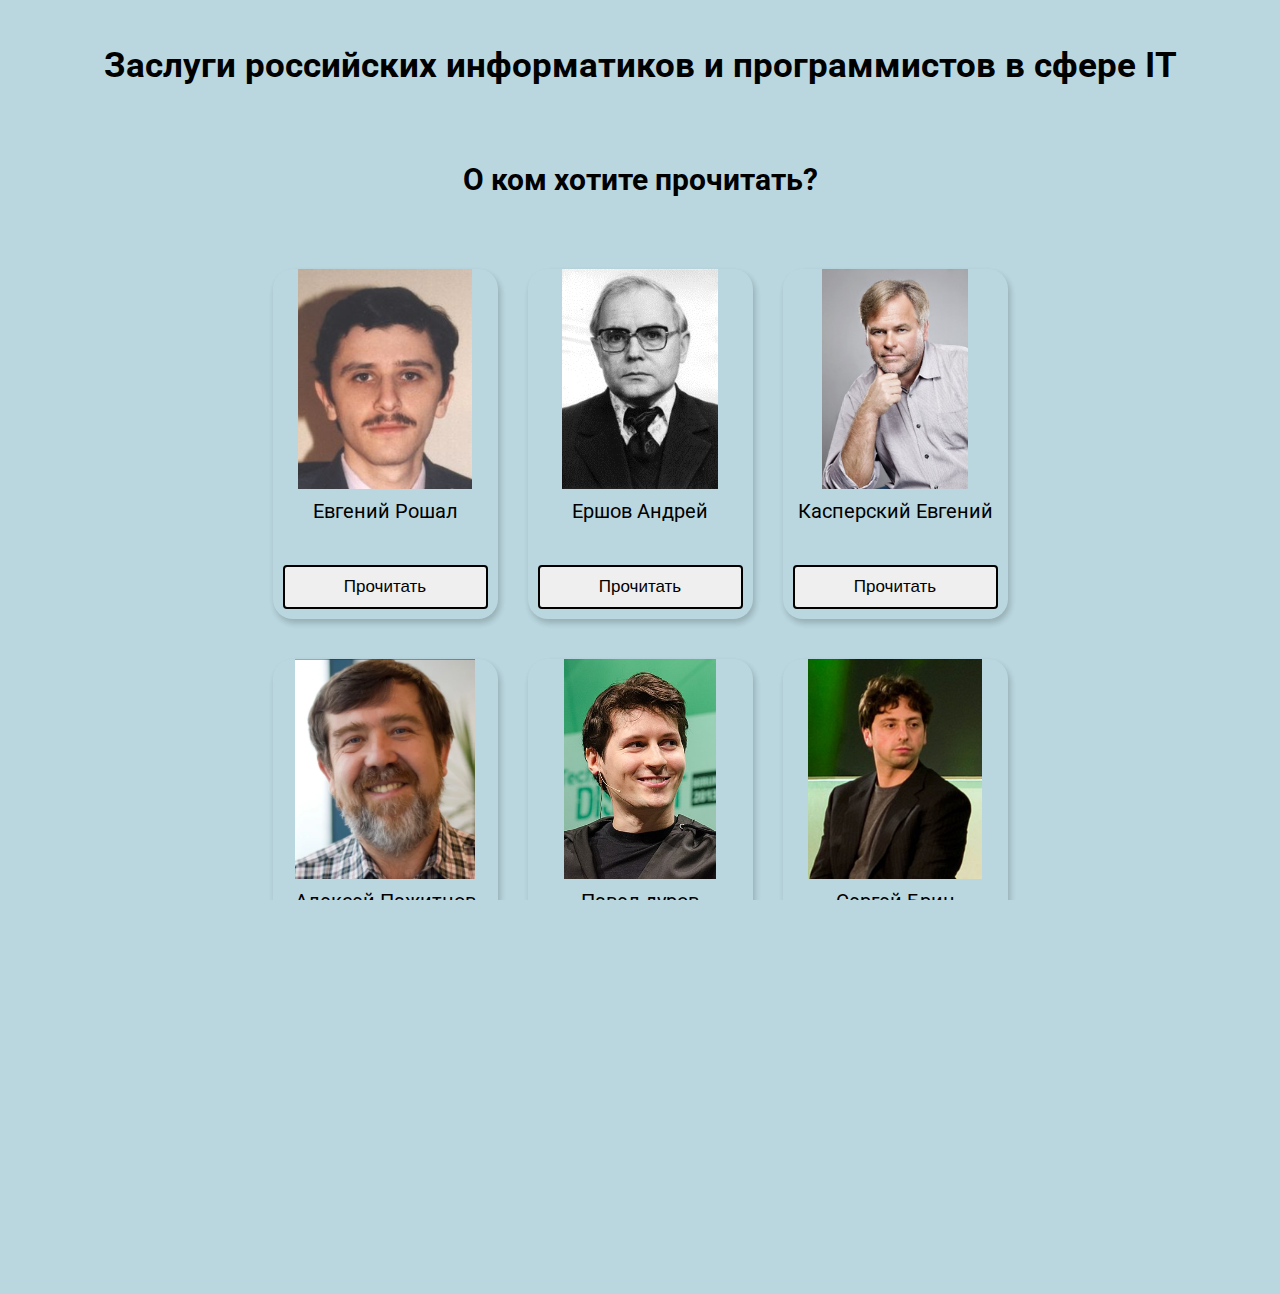
<file: index.html>
<!DOCTYPE html>
<html lang="ru">
<head>
    <title>RuIt</title>
    <meta charset="UTF-8">
    <meta name="viewport" content="width=device-width, initial-scale=1.0">
    <link href="https://fonts.googleapis.com/css?family=Roboto" rel="stylesheet">
    <link rel="stylesheet" href="style.css">
</head>

<body>
    <div>
        <h1 style="font-size: 35px; margin: 30px; line-height: 1.5; text-align: center; margin-top: 40px;">
            Заслуги российских информатиков и программистов в сфере IT
        </h1>
    </div>
    <div>
        <h3 style="font-size: 30px;   margin: 10px; line-height: 1.5; text-align: center; margin-top: 5%;;">
            О ком хотите прочитать?
        </h3>
    </div>
    <br><br><br>
    <div class="cards">
        <!-- Карточка товара -->


        <div class="card">
            <div class="card">
                <!-- Верхняя часть -->
                <div class="card__top">
                    <!-- Изображение-ссылка -->
                    <a href="./rosh.html" class="card__image">
                        <img src="./imag/roshal.png" alt="Евгений Рошал" />
                    </a>
                </div>
                <!-- Нижняя часть -->
                <div class="card__bottom">
                    <!-- Ссылка-название -->
                    <a class="text_On_Card">
                        Евгений Рошал
                    </a>
                    <!-- Кнопка -->
                    <button class="card__add", onclick="window.location.href = './rosh.html'"> Прочитать </button>
                </div>
            </div>
        </div>


        <div class="card">
            <div class="card">
                <!-- Верхняя часть -->
                <div class="card__top">
                    <!-- Изображение-ссылка -->
                    <a href="./ershov.html" class="card__image">
                        <img src="./imag/ershov.png" alt="Ершов Андрей" />
                    </a>
                </div>
                <!-- Нижняя часть -->
                <div class="card__bottom">
                    <!-- Ссылка-название -->
                    <a class="text_On_Card">
                        Ершов Андрей
                    </a>
                    <!-- Кнопка -->
                    <button class="card__add", onclick="window.location.href = './ershov.html'"> Прочитать </button>
                </div>
            </div>
        </div>

        <div class="card">
            <div class="card">
                <!-- Верхняя часть -->
                <div class="card__top">
                    <!-- Изображение-ссылка -->
                    <a href="./kasper.html" class="card__image">
                        <img src="./imag/kasper.png" alt="Касперский Евгений" />
                    </a>
                </div>
                <!-- Нижняя часть -->
                <div class="card__bottom">
                    <!-- Ссылка-название -->
                    <a class="text_On_Card">
                        Касперский Евгений
                    </a>
                    <!-- Кнопка -->
                    <button class="card__add", onclick="window.location.href = './kasper.html'" > Прочитать </button>
                </div>
            </div>
        </div>


        <div class="card">
            <div class="card">
                <!-- Верхняя часть -->
                <div class="card__top">
                    <!-- Изображение-ссылка -->
                    <a href="./paj.html" class="card__image">
                        <img src="./imag/paj.png" alt="Алексей Пажитнов" />
                    </a>
                </div>
                <!-- Нижняя часть -->
                <div class="card__bottom">
                    <!-- Ссылка-название -->
                    <a class="text_On_Card">
                        Алексей Пажитнов
                    </a>
                    <!-- Кнопка -->
                    <button class="card__add", onclick="window.location.href = './paj.html'" > Прочитать </button>
                </div>
            </div>
        </div>


        <div class="card">
            <div class="card">
                <!-- Верхняя часть -->
                <div class="card__top">
                    <!-- Изображение-ссылка -->
                    <a href="./pavel.html" class="card__image">
                        <img src="./imag/pavel.png" alt="Павел Дуров" />
                    </a>
                </div>
                <!-- Нижняя часть -->
                <div class="card__bottom">
                    <!-- Ссылка-название -->
                    <a class="text_On_Card">
                        Павел дуров
                    </a>
                    <!-- Кнопка -->
                    <button class="card__add", onclick="window.location.href = './pavel.html'" >Прочитать</button>
                </div>
            </div>
        </div>


        <div class="card">
            <div class="card">
                <!-- Верхняя часть -->
                <div class="card__top">
                    <!-- Изображение-ссылка -->
                    <a href="./brin.html" class="card__image">
                        <img src="./imag/brin.png" alt="Сергей Брин" />
                    </a>
                </div>
                <!-- Нижняя часть -->
                <div class="card__bottom">
                    <!-- Ссылка- название -->
                    <a class="text_On_Card">
                        Сергей Брин
                    </a>
                    <!-- Кнопка -->
                    <button class="card__add", onclick="window.location.href = './brin.html'" > Прочитать </button>
                </div>
            </div>
        </div>



    </div>
    <br><br><br><br><br><br><br><br><br><br><br><br><br><br><br>
</body>

</html>
</file>
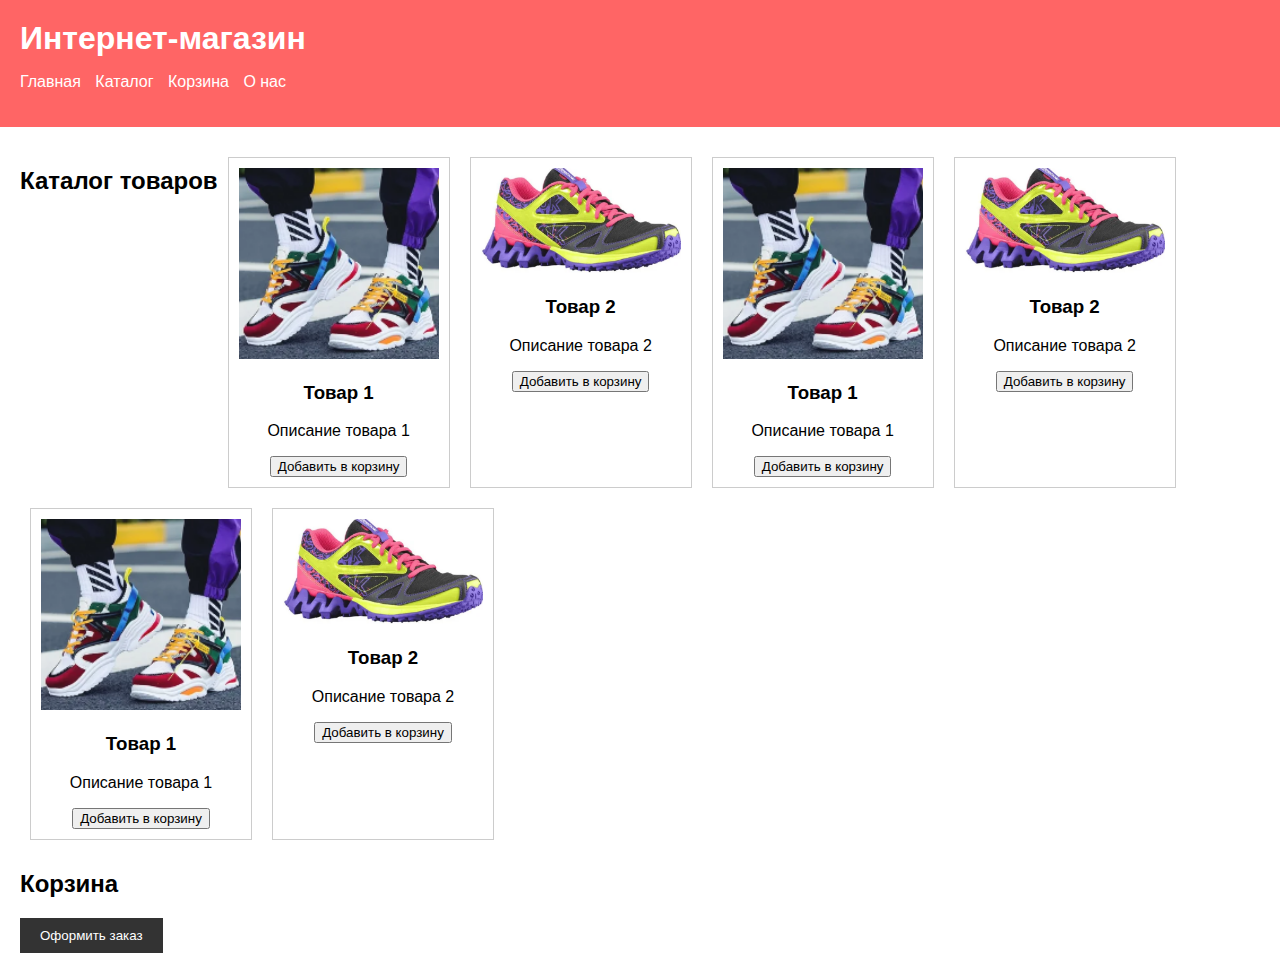
<file: new/new_porj/index.html>
<!DOCTYPE html>
<html>
<head>
  <title>Интернет-магазин</title>
  <link rel="stylesheet" type="text/css" href="style.css">
</head>
<body>
  <header>
    <h1>Интернет-магазин</h1>
    <nav>
      <ul>
        <li><a href="#">Главная</a></li>
        <li><a href="./katalog.html">Каталог</a></li>
        <li><a href="./korzina.html">Корзина</a></li>
        <li><a href="#">О нас</a></li>
      </ul>
    </nav>
  </header>

  <main>
    <section id="products">
      <h2>Каталог товаров</h2>
      <div class="product">
        <img src="product1.png" alt="Товар 1">
        <h3>Товар 1</h3>
        <p>Описание товара 1</p>
        <button class="add-to-cart">Добавить в корзину</button>
      </div>
      <div class="product">
        <img src="product2.png" alt="Товар 2">
        <h3>Товар 2</h3>
        <p>Описание товара 2</p>
        <button class="add-to-cart">Добавить в корзину</button>
      </div>
      <div class="product">
        <img src="product1.png" alt="Товар 1">
        <h3>Товар 1</h3>
        <p>Описание товара 1</p>
        <button class="add-to-cart">Добавить в корзину</button>
      </div>
      <div class="product">
        <img src="product2.png" alt="Товар 2">
        <h3>Товар 2</h3>
        <p>Описание товара 2</p>
        <button class="add-to-cart">Добавить в корзину</button>
      </div>
      <div class="product">
        <img src="product1.png" alt="Товар 1">
        <h3>Товар 1</h3>
        <p>Описание товара 1</p>
        <button class="add-to-cart">Добавить в корзину</button>
      </div>
      <div class="product">
        <img src="product2.png" alt="Товар 2">
        <h3>Товар 2</h3>
        <p>Описание товара 2</p>
        <button class="add-to-cart">Добавить в корзину</button>
      </div>
      <!-- Добавьте больше товаров -->
    </section>

    <section id="cart">
      <h2>Корзина</h2>
      <ul id="cart-items">
        <!-- Здесь будут отображаться выбранные товары -->
      </ul>
      <button id="checkout">Оформить заказ</button>
    </section>
  </main>

  <script src="submit.js"></script>
</body>
</html>
</file>
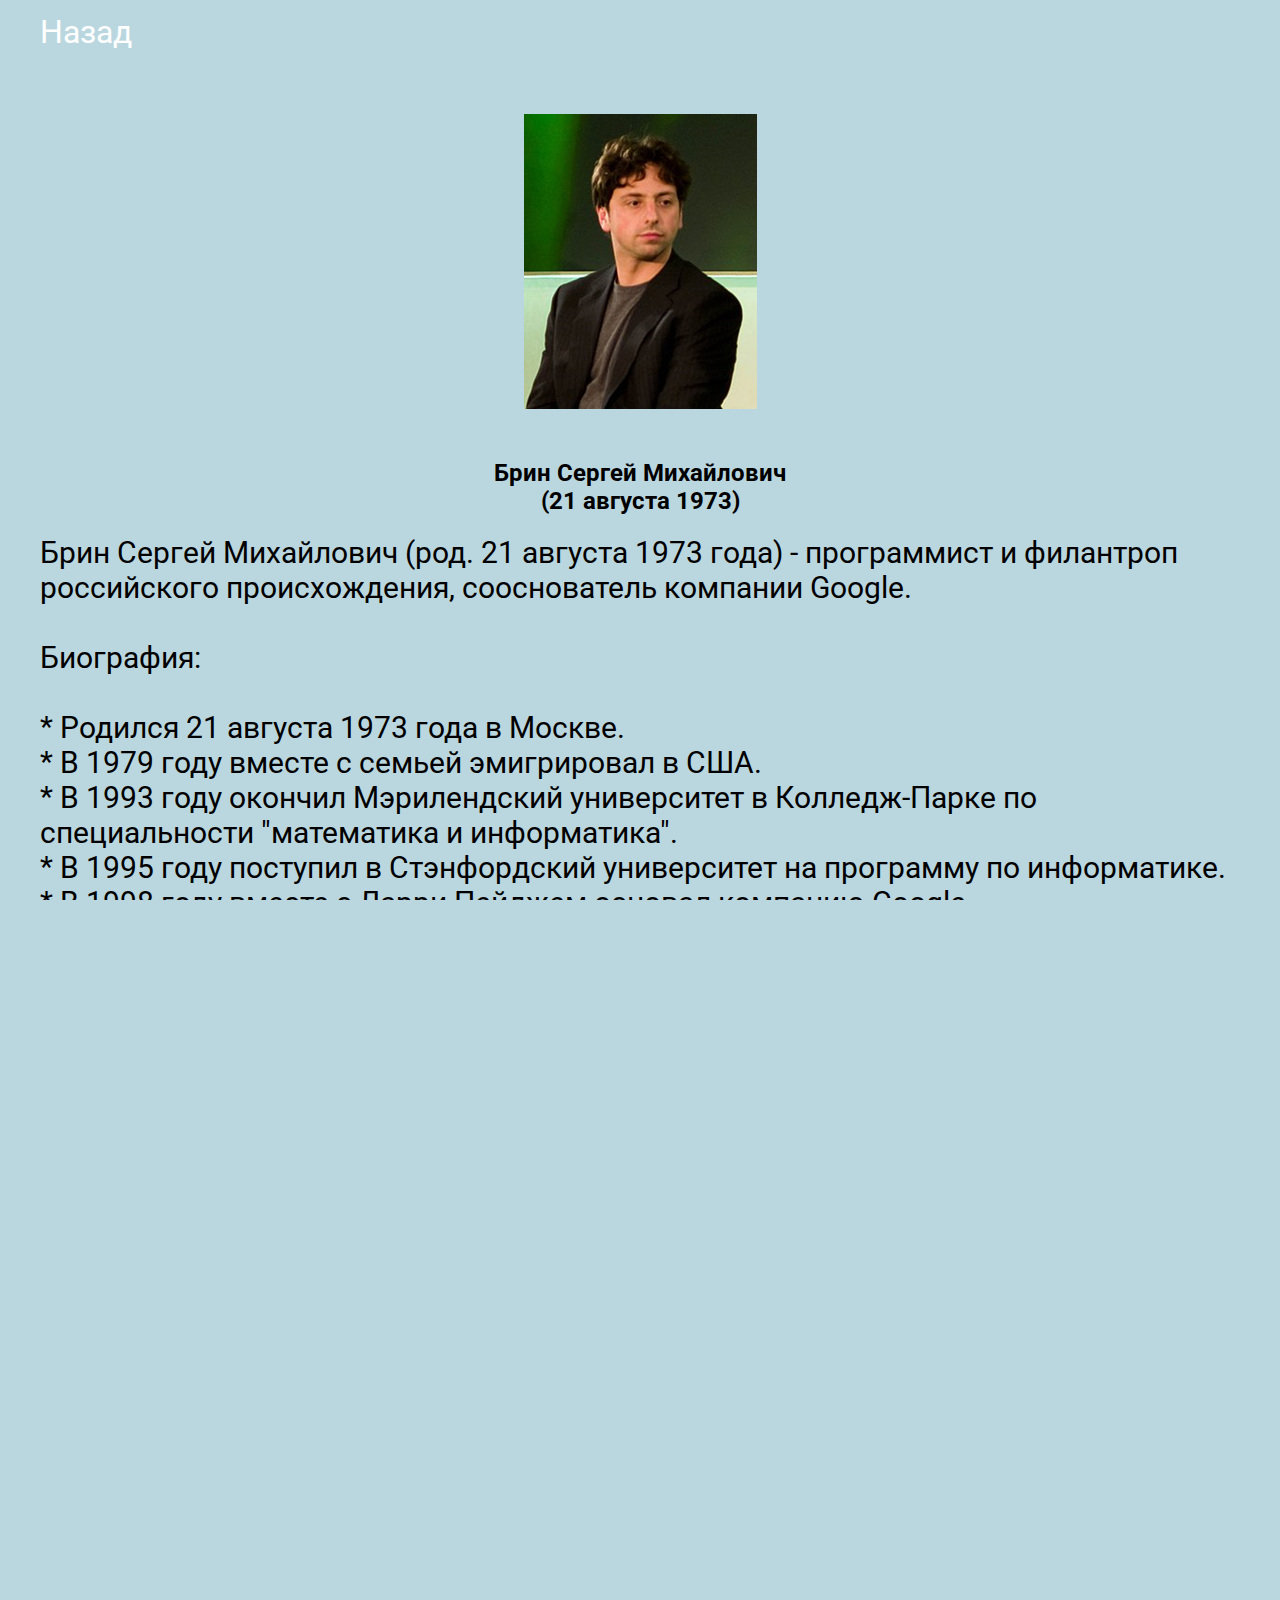
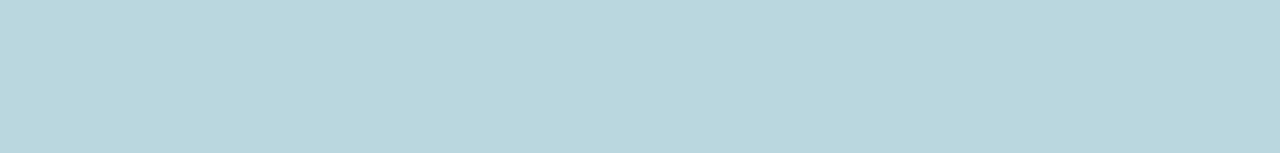
<file: brin.html>
<!DOCTYPE html>
<html lang="ru">

<head>
    <title>RuIt</title>
    <meta charset="UTF-8">
    <link href="https://fonts.googleapis.com/css?family=Roboto" rel="stylesheet">
    <link rel="stylesheet" href="style.css">
</head>
<body>
    <header>
        <nav class="nav">
            <a href="./index.html">Назад</a>
        </nav>
    </header>

    <main>
        <div>
            <img class="forimg" src="./imag/brin.png">
        </div>
        <div>
            <h2 style="text-align: center; margin-top: 30px;" >Брин Сергей Михайлович<br>(21 августа 1973)
            </h2>
        </div>
        <div>
            <p>Брин Сергей Михайлович (род. 21 августа 1973 года) - программист и филантроп российского происхождения, сооснователь компании Google.<br><br>

                Биография:<br><br>

                * Родился 21 августа 1973 года в Москве.<br>
                * В 1979 году вместе с семьей эмигрировал в США.<br>
                * В 1993 году окончил Мэрилендский университет в Колледж-Парке по специальности "математика и информатика".<br>
                * В 1995 году поступил в Стэнфордский университет на программу по информатике.<br>
                * В 1998 году вместе с Ларри Пейджем основал компанию Google.<br><br>

                Достижения:<br><br>

                * Брин является одним из самых успешных предпринимателей в мире.<br>
                * Компания Google, основанная им, стала одной из крупнейших и влиятельных компаний в мире.<br>
                * Поисковая система Google, разработанная им, стала самой популярной поисковой системой в мире.<br>
                * Брин известен своими взглядами на свободу информации и инновации.<br>
                * Он является активным сторонником развития искусственного интеллекта и других передовых технологий.<br><br>

                Брин был удостоен ряда наград, в том числе премии "Человек года" журнала Time (2004) и премии "Предприниматель года" по версии Ernst & Young (2007).<br>

                Брин является одним из самых выдающихся предпринимателей современности. Его работы оказали большое влияние на развитие интернета и технологий.<br>

                Брин также известен своей благотворительной деятельностью. В 2015 году он вместе с Ларри Пейджем основал фонд Breakthrough Prize Foundation, который ежегодно вручает премии ученым в области фундаментальной физики, математики и биологии.</p>
        </div>
    </main>
    <br><br><br><br><br><br><br>
</body>
</html>
</file>
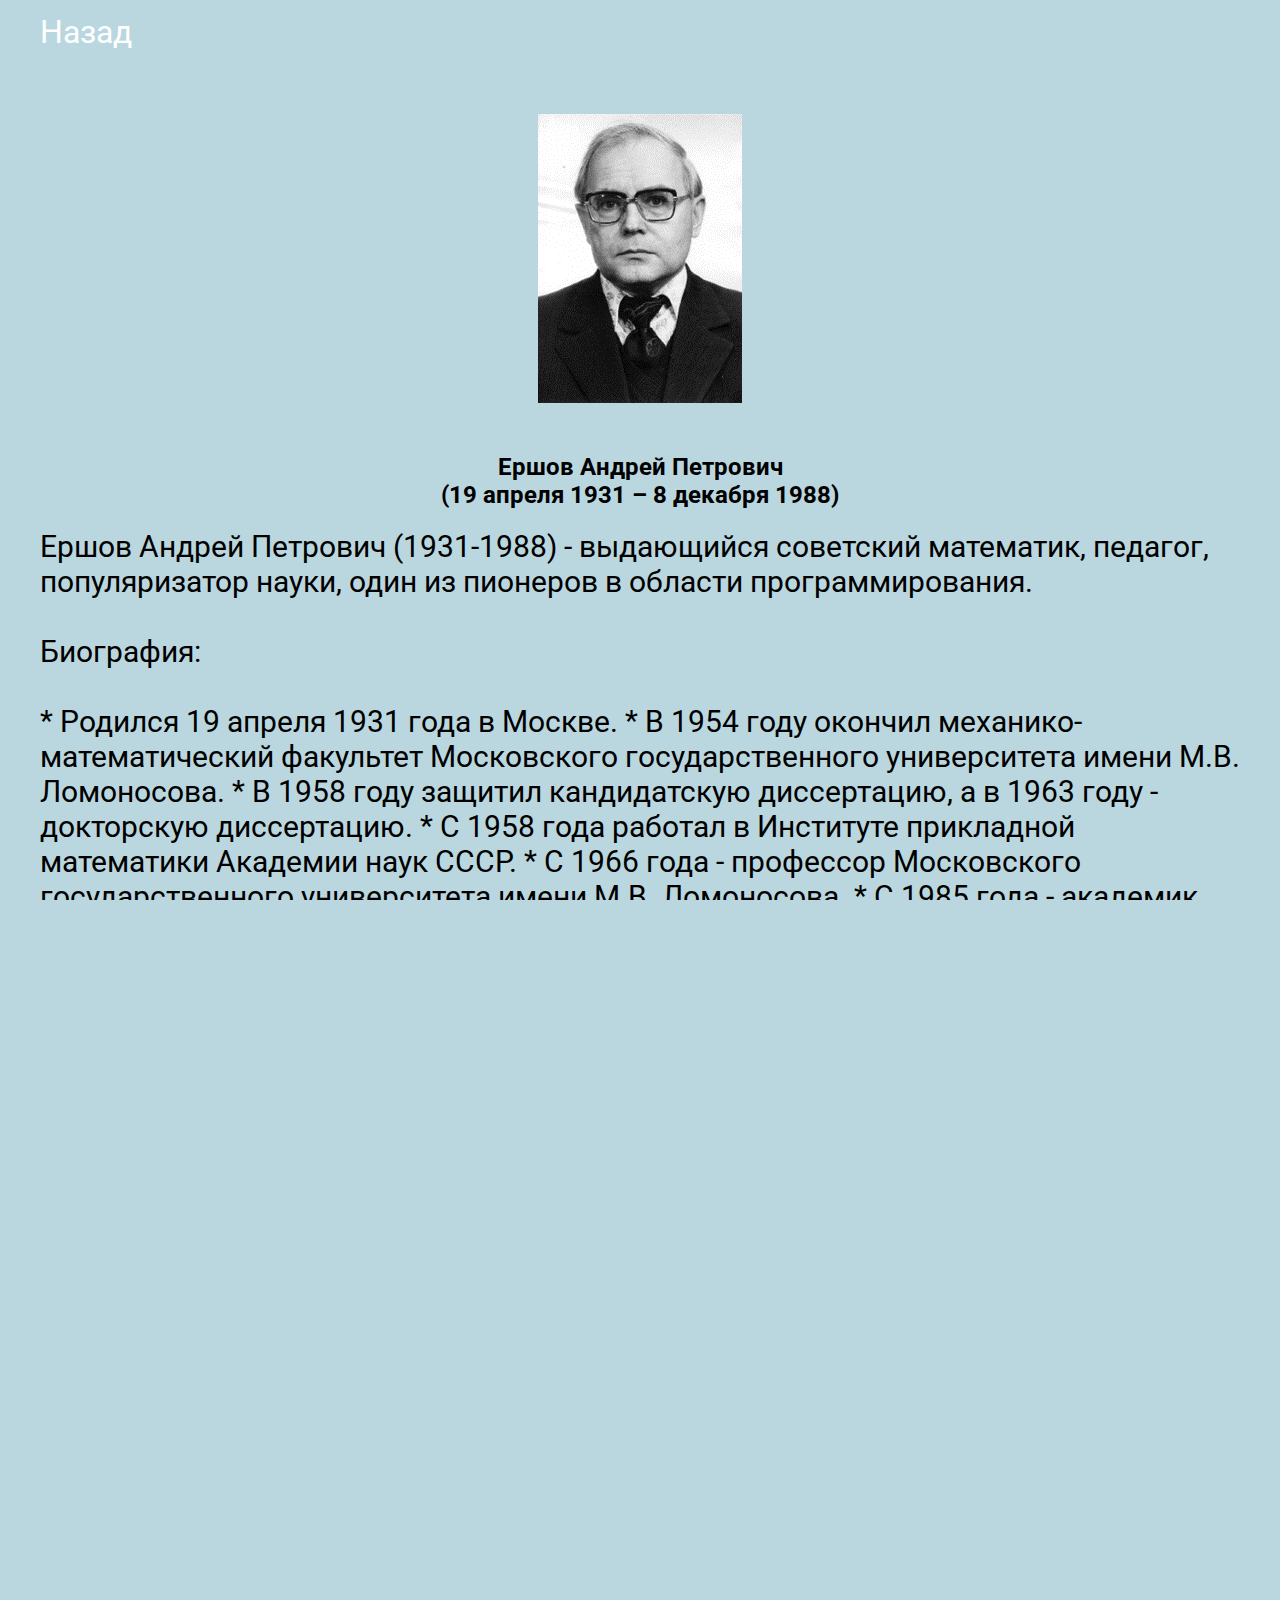
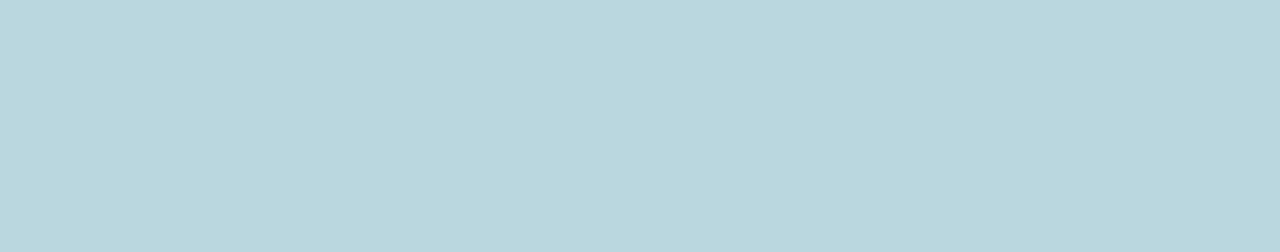
<file: ershov.html>
<!DOCTYPE html>
<html lang="ru">

<head>
    <title>RuIt</title>
    <meta charset="UTF-8">
    <link href="https://fonts.googleapis.com/css?family=Roboto" rel="stylesheet">
    <link rel="stylesheet" href="style.css">
</head>
<body>
    <header>
        <nav class="nav">
            <a href="./index.html">Назад</a>
        </nav>
    </header>
    <main>
        <div>
        <img class="forimg" src="./imag/ershov.png">
        </div>
        <div>
            <h2 style="text-align: center; margin-top: 30px;" >Ершов Андрей Петрович<br>(19 апреля 1931 – 8 декабря 1988)</h2>
        </div>
        <div>
            <p>
                Ершов Андрей Петрович (1931-1988) - выдающийся советский математик, педагог, популяризатор науки, один из пионеров в области программирования.
                <br><br>
                Биография:<br><br>

                * Родился 19 апреля 1931 года в Москве.
                * В 1954 году окончил механико-математический факультет Московского государственного университета имени М.В. Ломоносова.
                * В 1958 году защитил кандидатскую диссертацию, а в 1963 году - докторскую диссертацию.
                * С 1958 года работал в Институте прикладной математики Академии наук СССР.
                * С 1966 года - профессор Московского государственного университета имени М.В. Ломоносова.
                * С 1985 года - академик Академии наук СССР.<br><br>

                Достижения:<br><br>

                * Ершов является одним из основоположников теории алгоритмов и программирования.<br>
                * В 1958 году он разработал первый в СССР алгоритмический язык программирования АЛГОЛ-60, который оказал большое влияние на развитие программирования во всем мире.<br>
                * В 1970-х годах Ершов разработал новый алгоритмический язык программирования РЕФАЛ, который отличается высокой выразительностью и удобством для программирования.<br>
                * Ершов также известен своими работами в области теории вычислительных систем, искусственного интеллекта и теории игр.<br>
                * Он был автором ряда книг и учебников по программированию, которые стали классическими.<br>
                * Ершов был талантливым педагогом и популяризатором науки.<br>
                * Он организовал первую в СССР школу по программированию и воспитал целую плеяду талантливых ученых и программистов.<br><br>

                За свои достижения Ершов был удостоен многих наград, в том числе Ленинской премии (1972) и Государственной премии СССР (1987).<br>

                Ершов скончался 8 декабря 1988 года в Москве.
            </p>
        </div>
    </main>

    <br><br><br><br><br><br><br>
</body>
</html>
</file>
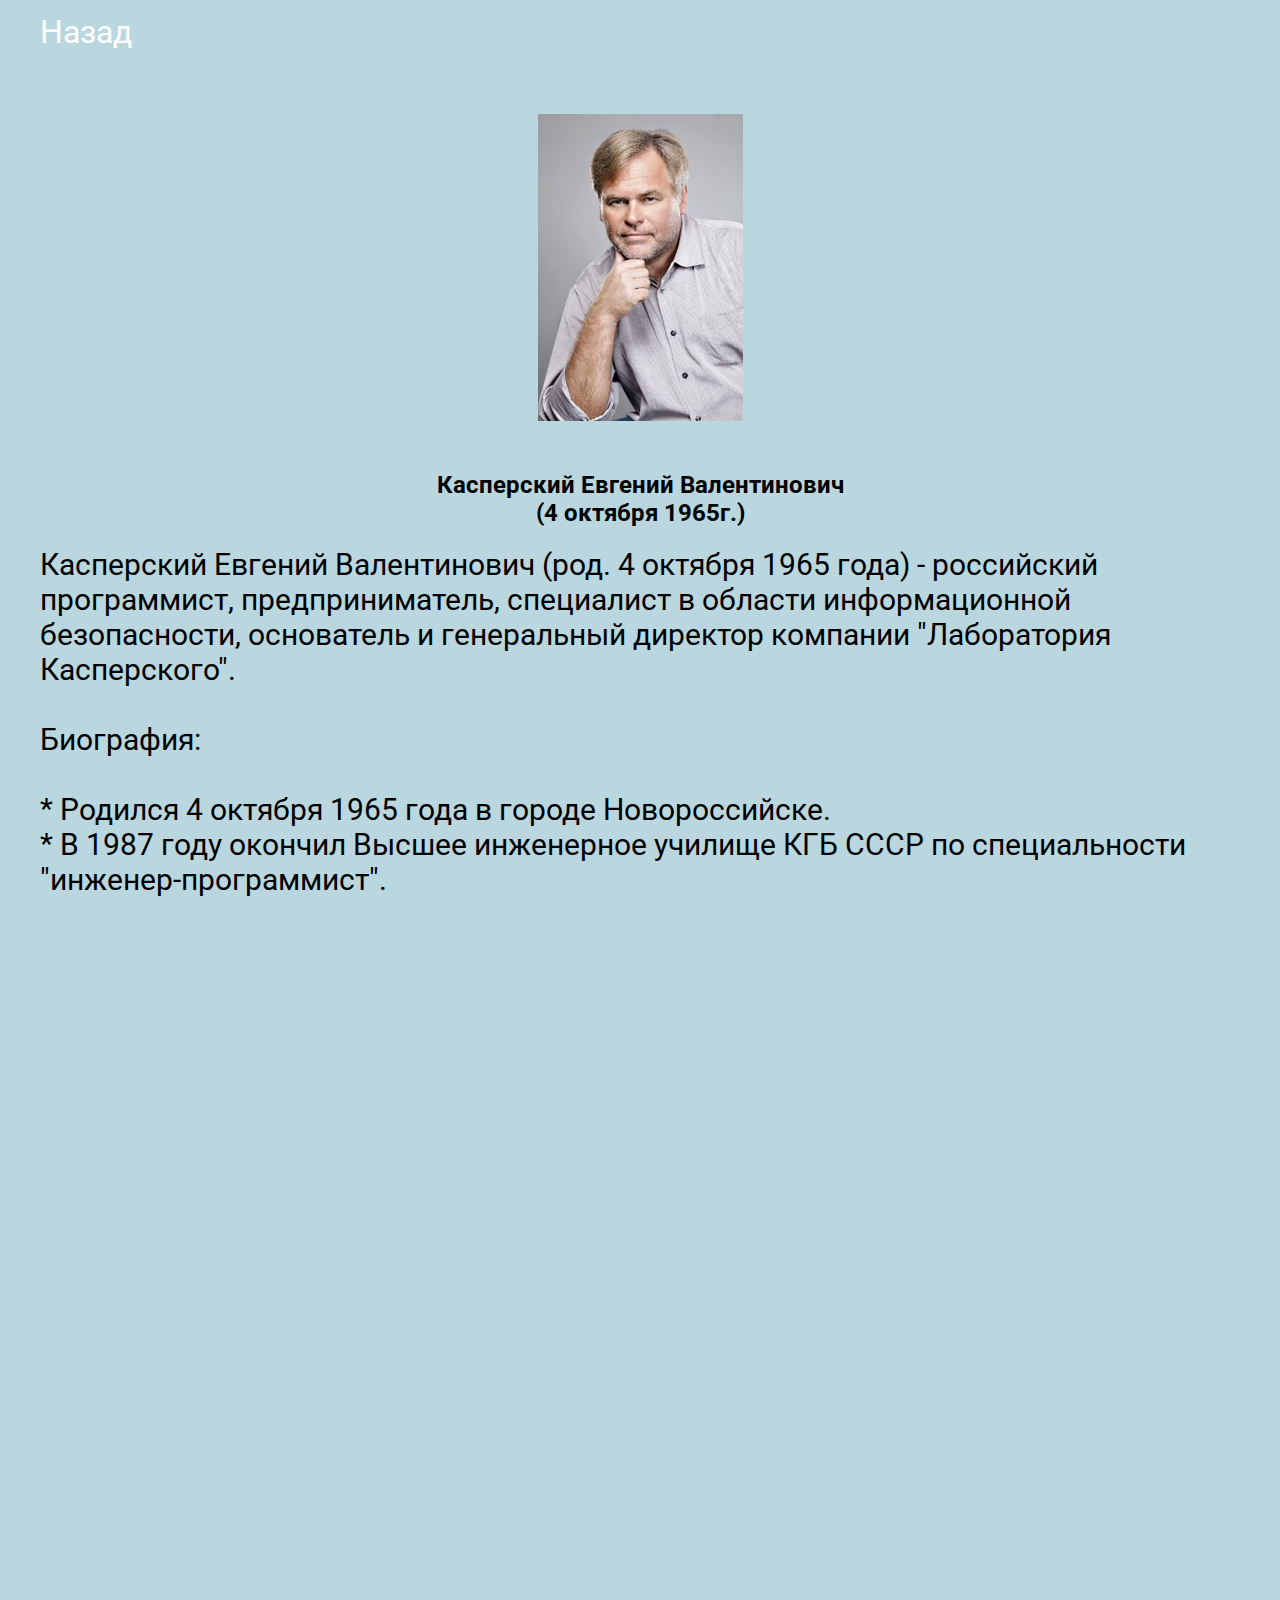
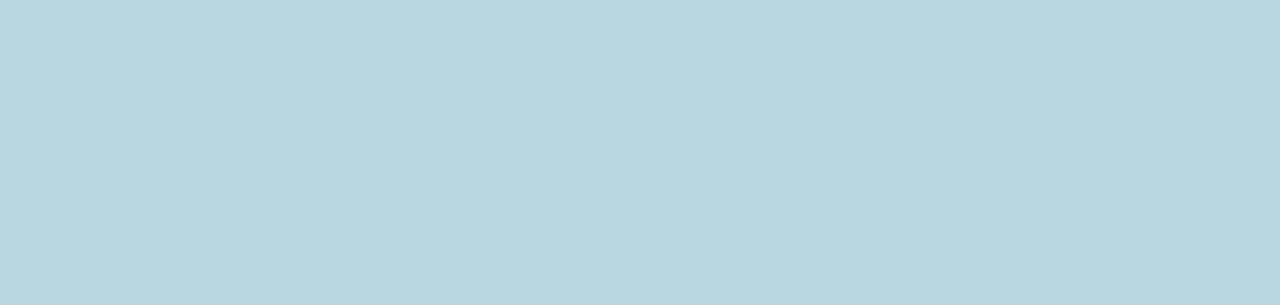
<file: kasper.html>
<!DOCTYPE html>
<html lang="ru">

<head>
    <title>RuIt</title>
    <meta charset="UTF-8">
    <link href="https://fonts.googleapis.com/css?family=Roboto" rel="stylesheet">
    <link rel="stylesheet" href="style.css">
</head>
<body>
    <header>
        <nav class="nav">
            <a href="./index.html">Назад</a>
        </nav>
    </header>
    <main>
        <div>
        <img class="forimg" src="./imag/kasper.png">
        </div>
        <div>
            <h2 style="text-align: center; margin-top: 30px;" >Касперский Евгений Валентинович<br>(4 октября 1965г.)</h2>
        </div>
        <div>
            <p>Касперский Евгений Валентинович (род. 4 октября 1965 года) - российский программист, предприниматель, специалист в области информационной безопасности, основатель и генеральный директор компании "Лаборатория Касперского".
                <br><br>
                Биография:<br><br>

                * Родился 4 октября 1965 года в городе Новороссийске.<br>
                * В 1987 году окончил Высшее инженерное училище КГБ СССР по специальности "инженер-программист".<br>
                * В 1991 году создал первую версию антивирусной программы AVP (AntiViral Toolkit Pro).<br>
                <br>* В 1997 году основал компанию "Лаборатория Касперского", которая впоследствии стала одной из ведущих мировых компаний в области информационной безопасности.
                <br><br>
                Достижения:<br><br>

                * Касперский является одним из ведущих мировых специалистов в области информационной безопасности.<br>
                * Компания "Лаборатория Касперского", основанная им, является одним из крупнейших производителей антивирусного программного обеспечения в мире.<br>
                * Продукты "Лаборатории Касперского" защищают более 400 миллионов компьютеров по всему миру.<br>
                * Касперский активно участвует в работе международных конференций и семинаров по вопросам информационной безопасности.<br>
                * Он является автором ряда научных работ и книг по проблемам защиты информации.<br><br>

                Касперский был удостоен ряда наград, в том числе премии Правительства Российской Федерации в области науки и техники (2003) и медали имени А.С. Попова Российской академии наук (2007).
                <br>
                Касперский является одним из самых выдающихся российских программистов. Его работы оказали большое влияние на развитие технологий защиты информации.
                </p>
        </div>
    </main>

    <br><br><br><br><br><br><br>
</body>
</html>
</file>
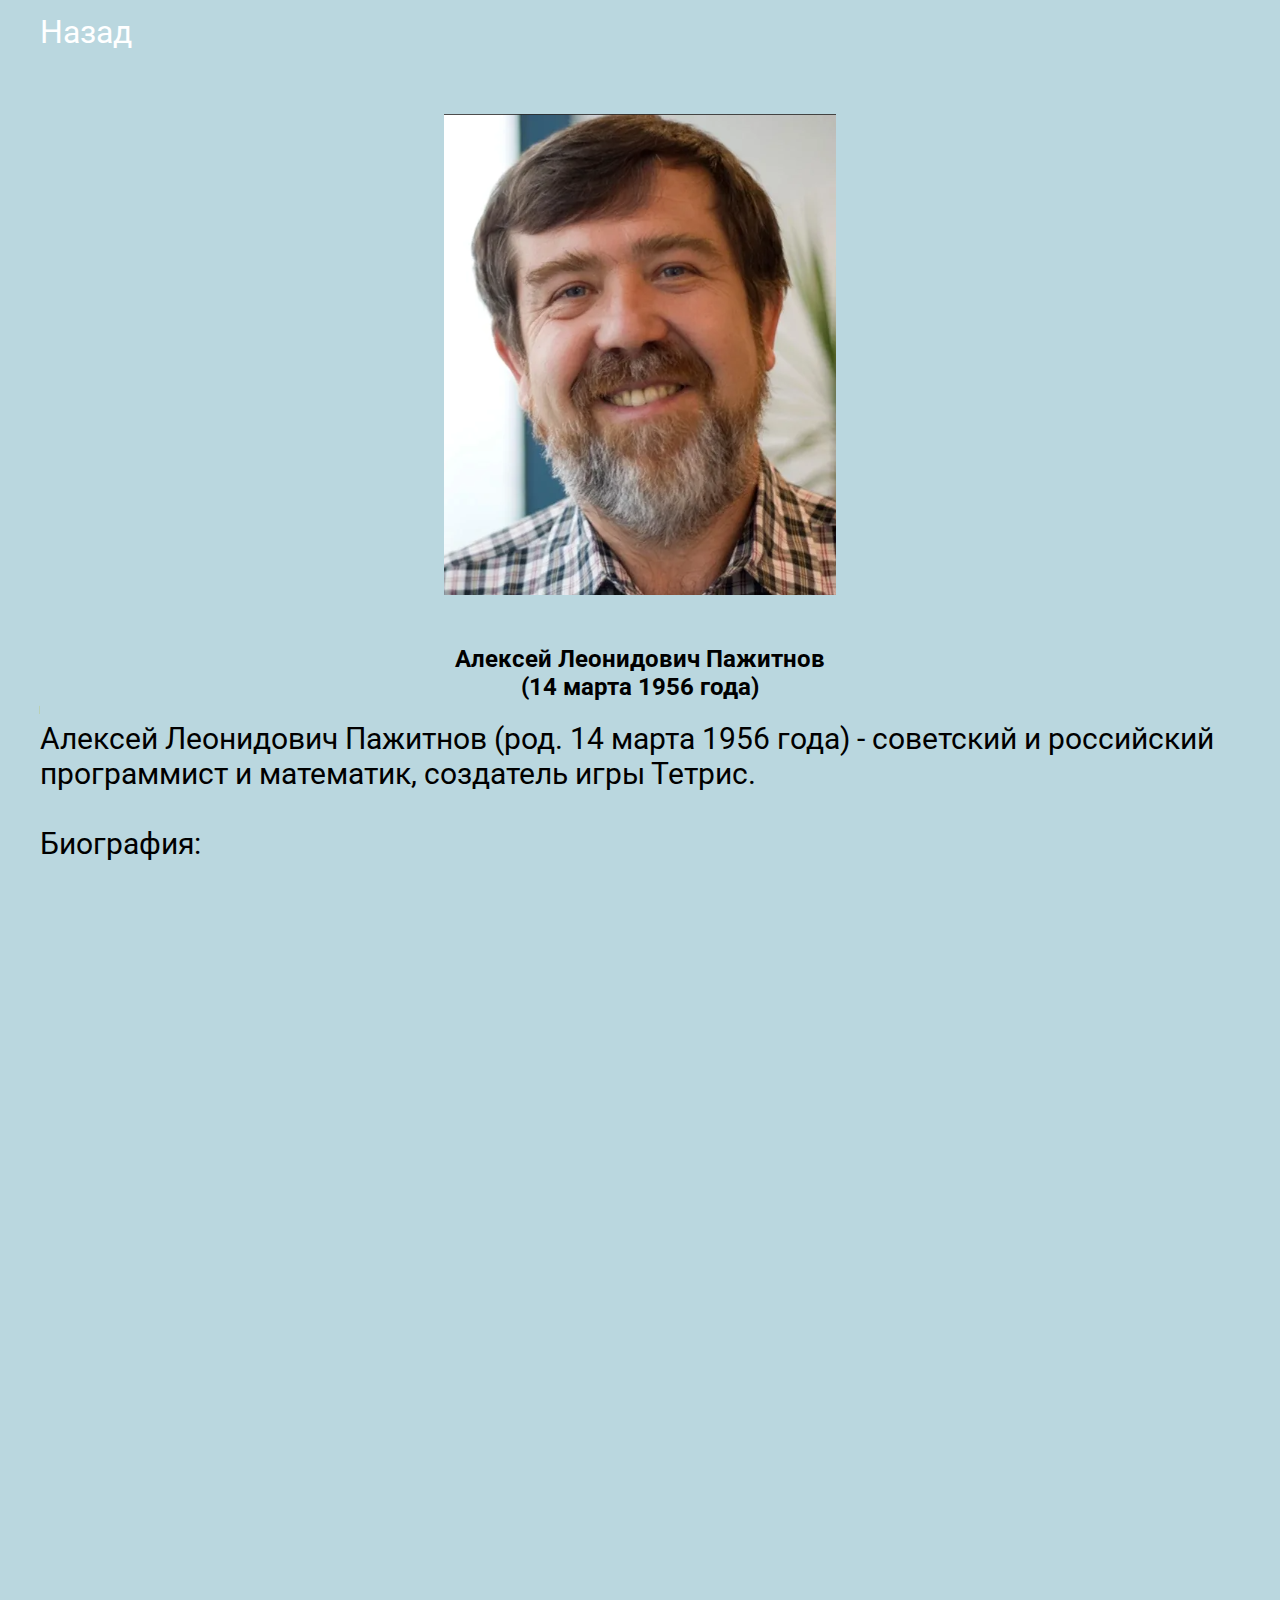
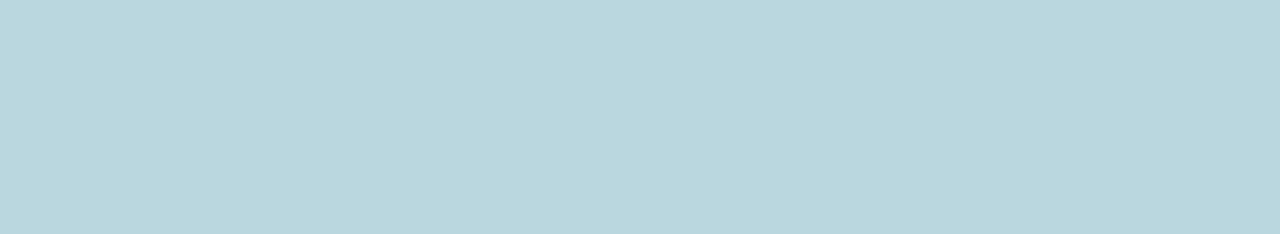
<file: paj.html>
<!DOCTYPE html>
<html lang="ru">

<head>
    <title>RuIt</title>
    <meta charset="UTF-8">
    <link href="https://fonts.googleapis.com/css?family=Roboto" rel="stylesheet">
    <link rel="stylesheet" href="style.css">
</head>
<body>
    <header>
        <nav class="nav">
            <a href="./index.html">Назад</a>
        </nav>
    </header>
    <main>
        <div>
        <img class="forimg" src="./imag/paj.png">
        </div>
        <div>
            <h2 style="text-align: center; margin-top: 30px;" >Алексей Леонидович Пажитнов<br>(14 марта 1956 года)</h2>
        </div>
        <div>
            <p>Алексей Леонидович Пажитнов (род. 14 марта 1956 года) - советский и российский программист и математик, создатель игры Тетрис.<br><br>

                Биография:<br><br>

                * Родился 14 марта 1956 года в Москве.<br>
                * В 1979 году окончил факультет вычислительной математики и кибернетики Московского государственного университета имени М. В. Ломоносова.<br>
                * В 1984 году создал игру Тетрис.<br>
                * В 1991 году основал компанию Tetris Company, которая занималась продвижением и лицензированием игры.<br>
                * В 2005 году продал права на Тетрис компании Electronic Arts.<br><br>

                Достижения:<br><br>

                * Создатель одной из самых популярных компьютерных игр в мире - Тетрис.<br>
                * Лауреат множества премий, в том числе премии "Человек года" журнала Time (1996) и премии BAFTA Fellowship (2007).<br>
                * Почетный профессор Университета Аалто (Финляндия).<br>
                * Почетный член Российской академии наук.<br><br>

                Игра Тетрис, созданная Пажитновым, стала одной из самых популярных компьютерных игр в мире. Ее продажи превысили 170 миллионов копий. Тетрис также была портирована на множество игровых платформ, включая мобильные телефоны и игровые консоли.<br>

                Пажитнов является одним из самых известных и уважаемых разработчиков компьютерных игр в мире. Его работа оказала большое влияние на развитие индустрии компьютерных игр.</p>
        </div>
    </main>

    <br><br><br><br><br><br><br>
</body>
</html>
</file>
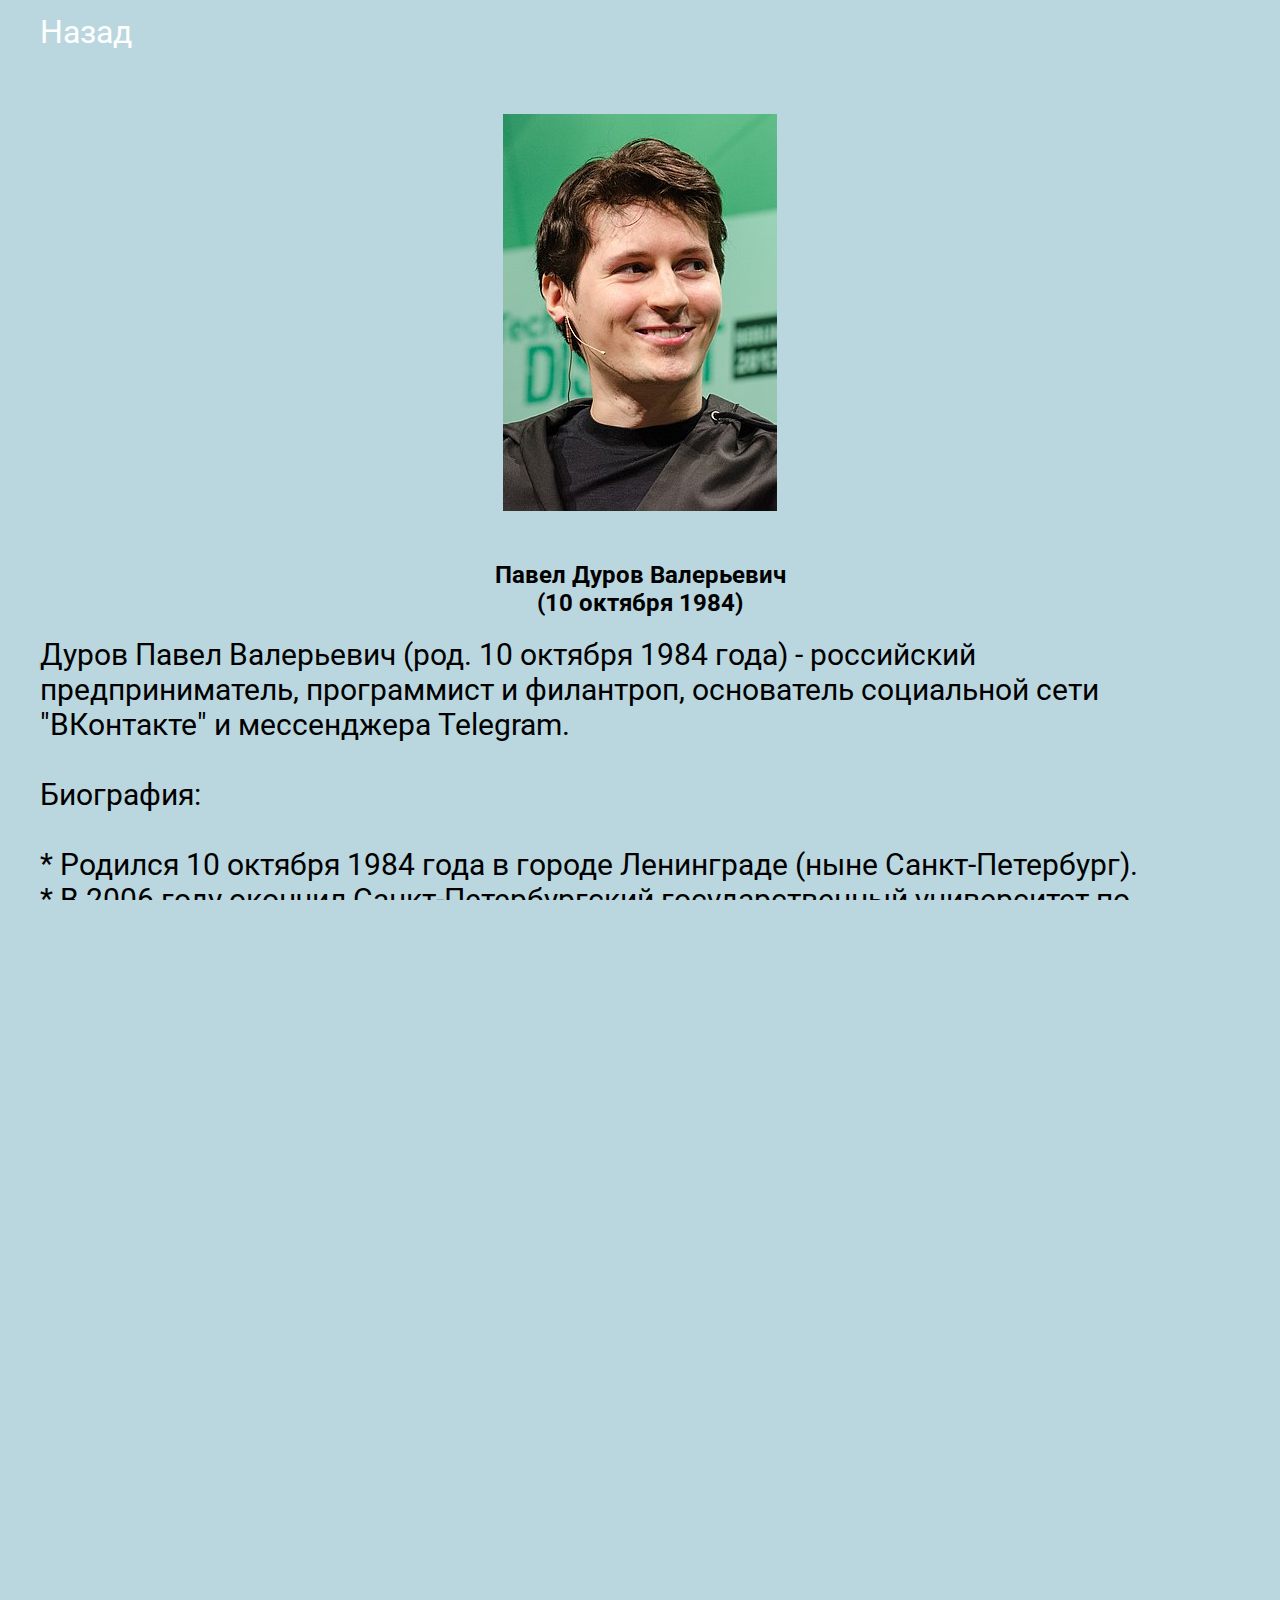
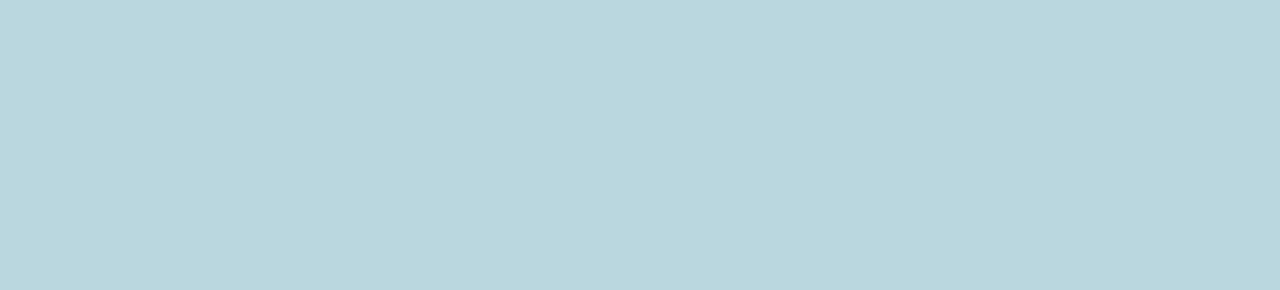
<file: pavel.html>
<!DOCTYPE html>
<html lang="ru">

<head>
    <title>RuIt</title>
    <meta charset="UTF-8">
    <link href="https://fonts.googleapis.com/css?family=Roboto" rel="stylesheet">
    <link rel="stylesheet" href="style.css">
</head>
<body>
    <header>
        <nav class="nav">
            <a href="./index.html">Назад</a>
        </nav>
    </header>
    <main>
        <div>
        <img class="forimg" src="./imag/pavel.png">
        </div>
        <div>
            <h2 style="text-align: center; margin-top: 30px;" >Павел Дуров Валерьевич<br>(10 октября 1984)</h2>
        </div>
        <div>
            <p>Дуров Павел Валерьевич (род. 10 октября 1984 года) - российский предприниматель, программист и филантроп, основатель социальной сети "ВКонтакте" и мессенджера Telegram.<br><br>

                Биография:<br><br>

                * Родился 10 октября 1984 года в городе Ленинграде (ныне Санкт-Петербург).<br>
                * В 2006 году окончил Санкт-Петербургский государственный университет по специальности "филология".<br>
                * В 2006 году основал социальную сеть "ВКонтакте".<br>
                * В 2014 году покинул Россию и переехал в Германию.<br>
                * В 2013 году основал мессенджер Telegram.<br><br>

                Достижения:<br><br>

                * Дуров является одним из самых успешных российских предпринимателей.<br>
                * Социальная сеть "ВКонтакте", созданная им, стала самой популярной социальной сетью в России и одной из крупнейших в мире.<br>
                * Мессенджер Telegram, созданный им, также стал одним из самых популярных мессенджеров в мире.<br>
                * Дуров известен своими взглядами на свободу слова и неприкосновенность частной жизни.<br>
                * Он является активным критиком российской власти и выступает за либеральные реформы.<br><br>

                Дуров был удостоен ряда наград, в том числе премии "Человек года" журнала GQ (2011) и премии "Предприниматель года" по версии Ernst & Young (2014).<br>

                Дуров является одним из самых выдающихся российских предпринимателей современности. Его работы оказали большое влияние на развитие социальных сетей и мессенджеров.<br>

                Дуров также известен своей благотворительной деятельностью. В 2015 году он пожертвовал 100 миллионов долларов на развитие науки и образования в России.</p>
        </div>
    </main>

    <br><br><br><br><br><br><br>
</body>
</html>
</file>
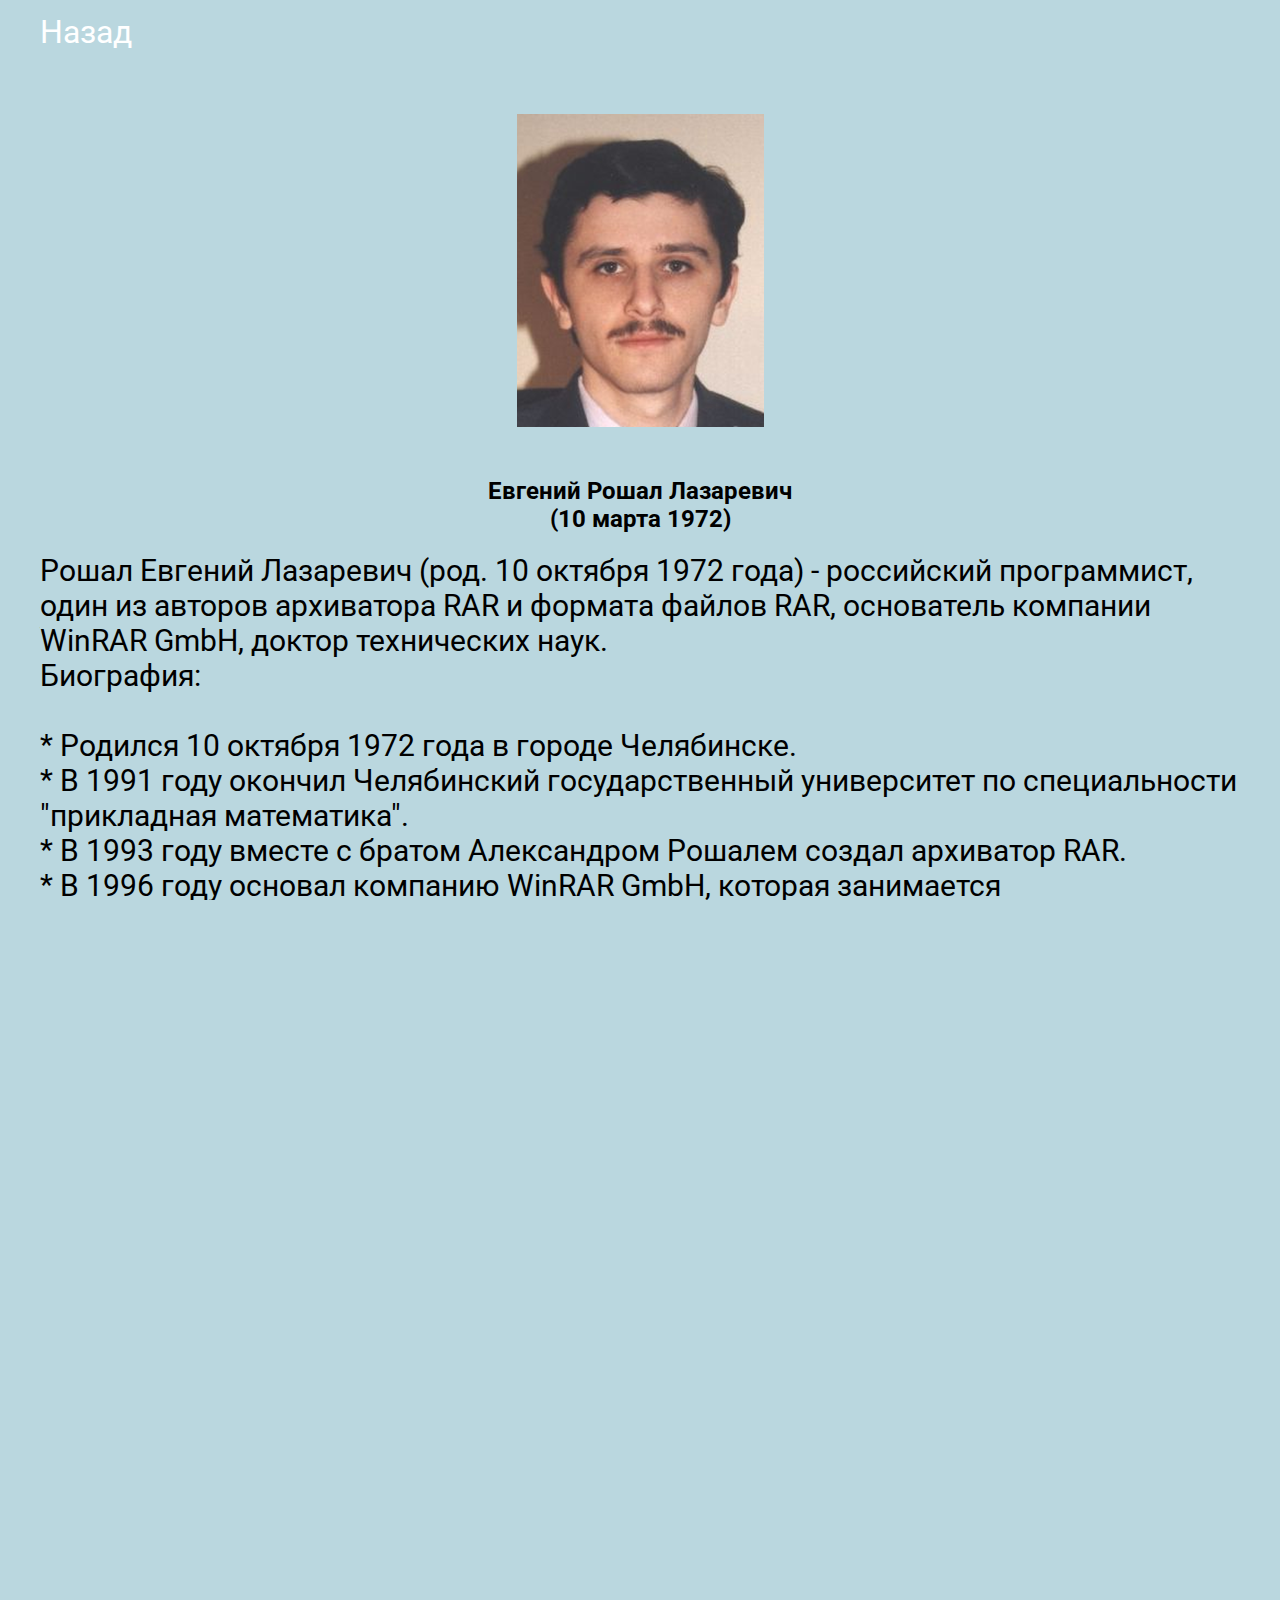
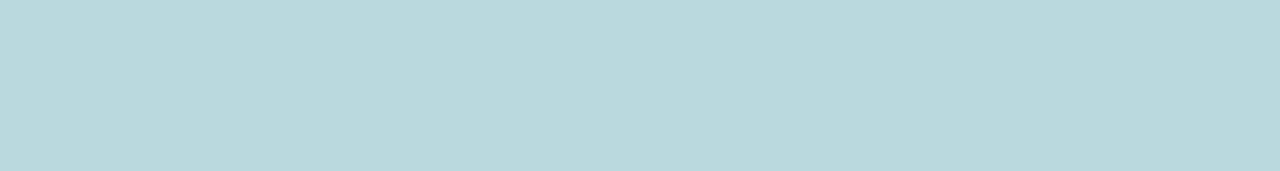
<file: rosh.html>
<!DOCTYPE html>
<html lang="ru">

<head>
    <title>RuIt</title>
    <meta charset="UTF-8">
    <link href="https://fonts.googleapis.com/css?family=Roboto" rel="stylesheet">
    <link rel="stylesheet" href="style.css">
</head>
<body>
    <header>
        <nav class="nav">
            <a href="./index.html">Назад</a>
        </nav>
    </header>
    <main>
        <div>
        <img class="forimg" src="./imag/roshal.png">
        </div>
        <div>
            <h2 style="text-align: center; margin-top: 30px;" >Евгений Рошал Лазаревич<br>(10 марта 1972)</h2>
        </div>
        <div>
            <p>Рошал Евгений Лазаревич (род. 10 октября 1972 года) - российский программист, один из авторов архиватора RAR и формата файлов RAR, основатель компании WinRAR GmbH, доктор технических наук.
                <br>
                Биография:<br><br>

                * Родился 10 октября 1972 года в городе Челябинске.<br>
                * В 1991 году окончил Челябинский государственный университет по специальности "прикладная математика".<br>
                * В 1993 году вместе с братом Александром Рошалем создал архиватор RAR.<br>
                * В 1996 году основал компанию WinRAR GmbH, которая занимается распространением и поддержкой архиватора RAR.<br>
                * В 2002 году защитил докторскую диссертацию на тему "Разработка методов и алгоритмов сжатия данных на основе вероятностной модели источника".
                <br>
                Достижения:<br><br>

                * Рошал является одним из ведущих мировых специалистов в области сжатия данных.<br>
                * Архиватор RAR, созданный им совместно с братом, является одним из самых популярных архиваторов в мире.<br>
                * Рошал также является автором ряда других программных продуктов, в том числе утилиты восстановления данных RAR Recovery и архиватора SFX RAR.
                <br>* Рошал активно участвует в работе международных конференций и семинаров по вопросам сжатия данных и архивирования.<br>
                * Он является членом редколлегии журнала "Вестник МГТУ им. Н.Э. Баумана. Серия "Прикладная математика и информатика"".<br><br>

                Рошал был удостоен ряда наград, в том числе премии Правительства Российской Федерации в области науки и техники (2003) и медали имени А.С. Попова Российской академии наук (2007).

                Рошал является одним из самых выдающихся российских программистов. Его работы оказали большое влияние на развитие технологий сжатия данных и архивирования.
                </p>
        </div>
    </main>

    <br><br><br><br><br><br><br>
</body>
</html>
</file>
<file: style.css>
html,
body {
  width: 100%;
  height: 100%;
  margin: 0;
  padding: 0;
  overflow: auto;
  background: #BAD7DF;
  font-family: 'Roboto', sans-serif;
}

.text_On_Card {
  text-align: center;
  color: #000000;
  font-size: 20px;
}


p, a, h1, h2, h3 {
  color: #000000;
}

.cards {
  display: grid;
  /* Автоматически заполняем на всю ширину grid-контейнера */
  grid-template-columns: repeat(auto-fill, 225px);
  width: 100%;
  max-width: 900px;
  /* Ширина grid-контейнера */
  justify-content: center;
  justify-items: center;
  /* Размещаем карточку по центру */
  column-gap: 30px;
  /* Отступ между колонками */
  row-gap: 40px;
  /* Отступ между рядами */
  margin: 0 auto;
}

.card {
  width: 225px;
  min-height: 350px;
  box-shadow: 2px 4px 6px rgba(0, 0, 0, 0.1);
  display: flex;
  flex-direction: column;
  /* Размещаем элементы в колонку */
  border-radius: 20px;
  transition: 0.2s;
  position: relative;
}

/* При наведении на карточку - меняем цвет тени */
.card:hover {
  box-shadow: 5px 6px 17px #FFE2E2;
}

.card__top {
  flex: 0 0 220px;
  /* Задаем высоту 220px, запрещаем расширение и сужение по высоте */
  position: relative;
  overflow: hidden;
  /* Скрываем, что выходит за пределы */
}

/* Контейнер для картинки */
.card__image {
  display: block;
  position: relative;
  top: 0;
  left: 0;
  width: 100%;
  height: 100%;
}

.card__image>img {
  width: 100%;
  height: 100%;
  object-fit: contain;
  /* Встраиваем картинку в контейнер card__image */
  transition: 0.2s;
}

/* При наведении - увеличиваем картинку */
.card__image:hover>img {
  transform: scale(1.1);
}


.card__bottom {
  display: flex;
  flex-direction: column;
  flex: 1 0 auto;
  /* Занимаем всю оставшуюся высоту карточки */
  padding: 10px;
}

.card__title {
  display: block;
  margin-bottom: 10px;
  font-weight: 400;
  font-size: 17px;
  line-height: 150%;
  color: #414141;
}

.card__title:hover {
  color: #F6F6F6;
}

.card__add {
  display: block;
  width: 100%;
  font-weight: 400;
  font-size: 17px;
  color: #000000;
  padding: 10px;
  text-align: center;
  border: 2px solid #000000;
  border-radius: 4px;
  cursor: pointer;
  /* Меняем курсор при наведении */
  transition: 0.2s;
  margin-top: auto;
  /* Прижимаем кнопку к низу карточки */
}

.card__add:hover {
  border: 1px solid #99DDCC;
  background-color: #99DDCC;
  color: #fff;
}

p {
  margin: auto 40px;
  height: max-content;
  font-size: 30px;
}


.nav {display:flex;
  background:#2a2eff00;
  padding: 8px 20px;
}


.nav a {
  flex: flex;
  justify-content: start;
  align-items: end;
  margin: 5px 20px;
  font-size: 200%;
  color:white;
  text-decoration:none;
}

.forimg {
  display: flex;
  justify-content: center;
  margin: 50px auto;
}
</file>
<file: new/new_porj/style.css>
body {
  font-family: Arial, sans-serif;
  margin: 0;
  padding: 0;
}

header {
  background-color: #ff6565;
  color: #fff;
  padding: 20px;
}

header h1 {
  margin: 0;
}

nav ul {
  list-style-type: none;
  padding: 0;
}

nav ul li {
  display: inline-block;
  margin-right: 10px;
}

nav ul li a {
  color: #fff;
  text-decoration: none;
}

main {
  padding: 20px;
}

#products {
  display: flex;
  flex-wrap: wrap;
}

.product {
  width: 200px;
  margin: 10px;
  padding: 10px;
  border: 1px solid #ccc;
  text-align: center;
}

.product img {
  width: 100%;
  max-height: 200px;
  object-fit: cover;
}

#cart {
  margin-top: 20px;
}

#cart-items {
  list-style-type: none;
  padding: 0;
}

#cart-items li {
  margin-bottom: 10px;
}

#checkout {
  background-color: #333;
  color: #fff;
  padding: 10px 20px;
  border: none;
  cursor: pointer;
}
</file>
